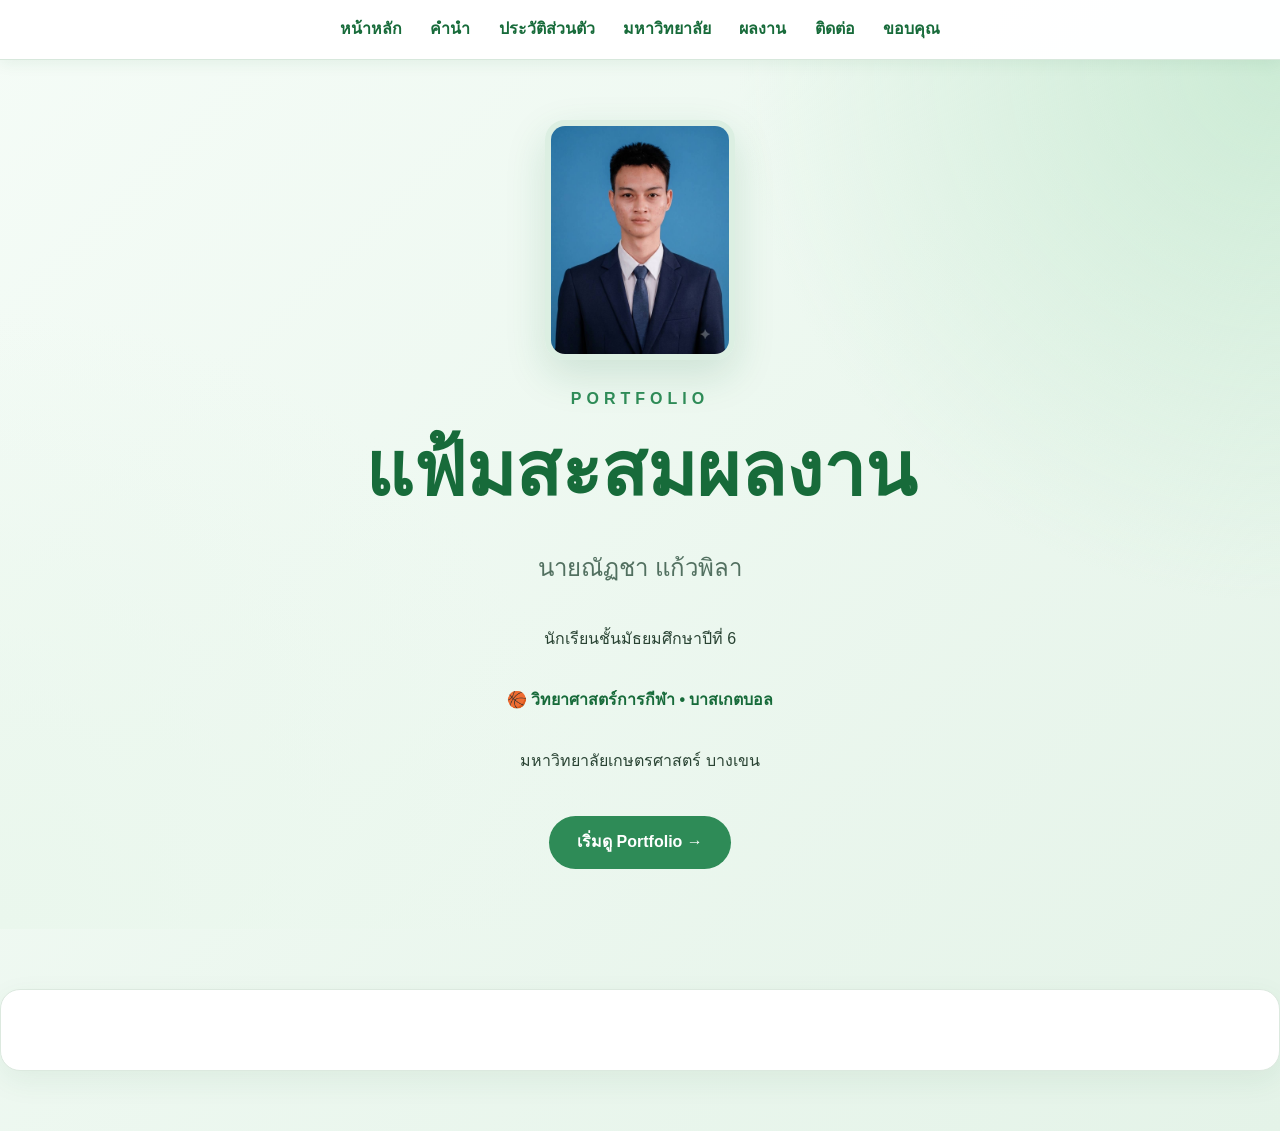
<file: index.html>
<!DOCTYPE html>
<html lang="th">
<head>
<meta charset="UTF-8">
<meta name="viewport" content="width=device-width, initial-scale=1.0">
<title>หน้าหลัก | นายณัฏชา แก้วพิลา</title>

<style>
*{box-sizing:border-box;scroll-behavior:smooth}

body{
margin:0;
font-family:Arial,"Tahoma",sans-serif;
background:linear-gradient(135deg,#f5fcf7,#e4f3e8);
color:#294333;
line-height:1.8
}

nav{
position:sticky;
top:0;
z-index:1000;
background:rgba(255,255,255,.95);
border-bottom:1px solid #d7e8dc;
box-shadow:0 3px 15px rgba(30,100,55,.08);
padding:15px;
text-align:center
}

nav a{
color:#176b3a;
text-decoration:none;
font-weight:bold;
margin:0 12px;
transition:.3s
}

nav a:hover{color:#d2a647}

.container{
width:min(1000px,92%);
margin:auto
}

.hero{
min-height:85vh;
display:flex;
flex-direction:column;
justify-content:center;
align-items:center;
text-align:center;
padding:60px 20px;
background:
radial-gradient(circle at top right,#ccebd5,transparent 35%),
radial-gradient(circle at bottom left,#eaf7ed,transparent 40%)
}

.hero img{
width:190px;
height:240px;
object-fit:cover;
border-radius:20px;
border:6px solid #dcefe2;
box-shadow:0 15px 40px rgba(23,107,58,.15);
margin-bottom:25px
}

.small{
letter-spacing:5px;
color:#2e8b57;
font-weight:bold
}

h1{
font-size:clamp(40px,8vw,75px);
color:#176b3a;
line-height:1.1;
margin:15px 0
}

h2{
color:#527060;
font-weight:500
}

.interest{
color:#176b3a;
font-weight:bold
}

.btn{
display:inline-block;
margin-top:25px;
padding:12px 28px;
border-radius:30px;
background:#2e8b57;
color:white;
text-decoration:none;
font-weight:bold;
transition:.3s
}

.btn:hover{
background:#176b3a;
transform:translateY(-3px)
}

.intro{
background:white;
padding:40px;
border-radius:20px;
margin:60px 0;
box-shadow:0 10px 30px rgba(30,100,55,.07);
border:1px solid #dce9df;
text-align:center
}

footer{
text-align:center;
background:#176b3a;
color:white;
padding:25px;
border-top:4px solid #d6a84f
}

@media(max-width:700px){
nav{overflow-x:auto;white-space:nowrap;text-align:left}
nav a{font-size:13px;margin:0 6px}
}
</style>
</head>

<body>

<nav>
<a href="index.html">หน้าหลัก</a>
<a href="preface.html">คำนำ</a>
<a href="profile.html">ประวัติส่วนตัว</a>
<a href="university.html">มหาวิทยาลัย</a>
<a href="works.html">ผลงาน</a>
<a href="contact.html">ติดต่อ</a>
<a href="thanks.html">ขอบคุณ</a>
</nav>

<header class="hero">

<img src="147769.jpg" alt="นายณัฏชา แก้วพิลา">

<div class="small">PORTFOLIO</div>

<h1>แฟ้มสะสมผลงาน</h1>

<h2>นายณัฏชา แก้วพิลา</h2>

<p>นักเรียนชั้นมัธยมศึกษาปีที่ 6</p>

<p class="interest">
🏀 วิทยาศาสตร์การกีฬา • บาสเกตบอล
</p>

<p>มหาวิทยาลัยเกษตรศาสตร์ บางเขน</p>

<a href="preface.html" class="btn">
เริ่มดู Portfolio →
</a>

</header>



<div class="intro">
</file>
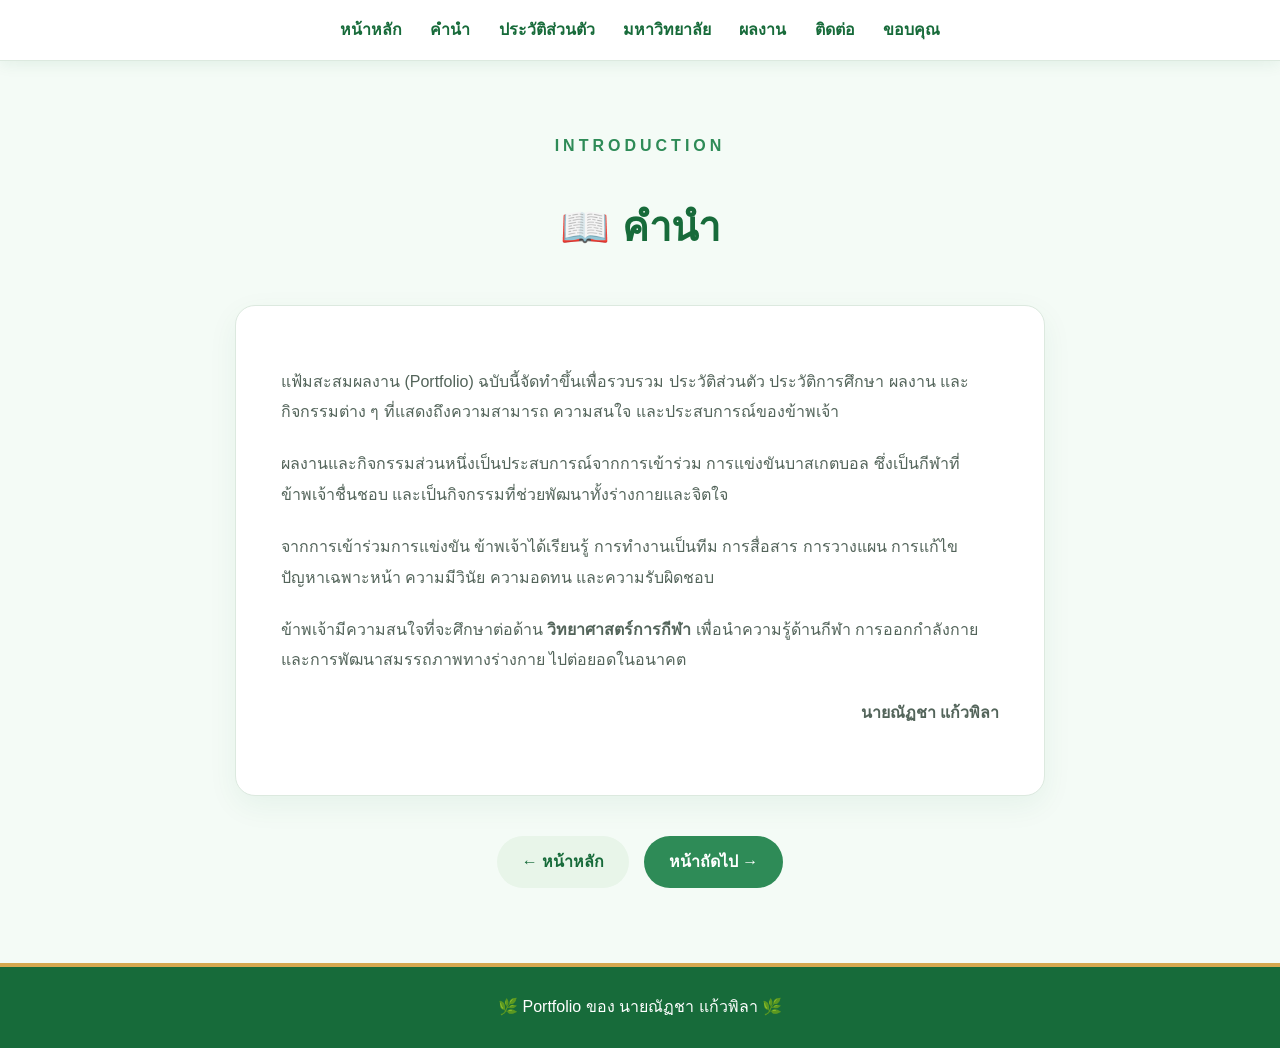
<file: preface.html>
<!DOCTYPE html>
<html lang="th">
<head>
<meta charset="UTF-8">
<meta name="viewport" content="width=device-width, initial-scale=1.0">
<title>คำนำ | นายณัฏชา แก้วพิลา</title>

<style>
*{box-sizing:border-box}
body{margin:0;font-family:Arial,"Tahoma",sans-serif;background:#f4fbf6;color:#304638;line-height:1.9}
nav{background:white;padding:15px;text-align:center;position:sticky;top:0;z-index:10;box-shadow:0 3px 15px #176b3a15;border-bottom:1px solid #dce9df}
nav a{color:#176b3a;text-decoration:none;font-weight:bold;margin:0 12px}
.container{max-width:850px;margin:auto;padding:70px 20px}
.title{text-align:center;margin-bottom:40px}
.title span{color:#2e8b57;letter-spacing:4px;font-weight:bold}
.title h1{color:#176b3a;font-size:40px}
.card{background:white;padding:45px;border-radius:20px;border:1px solid #dce9df;box-shadow:0 10px 30px #176b3a10}
.card p{color:#53645a;margin-bottom:22px}
.sign{text-align:right;color:#176b3a;font-weight:bold}
.buttons{text-align:center;margin-top:35px}
.btn{display:inline-block;padding:11px 25px;border-radius:30px;text-decoration:none;margin:5px;background:#2e8b57;color:white;font-weight:bold}
.btn.back{background:#e8f5e9;color:#176b3a}
footer{text-align:center;background:#176b3a;color:white;padding:25px;border-top:4px solid #d6a84f}
@media(max-width:700px){nav{overflow-x:auto;white-space:nowrap;text-align:left}nav a{font-size:13px;margin:0 6px}.card{padding:25px}}
</style>
</head>

<body>

<nav>
<a href="index.html">หน้าหลัก</a>
<a href="preface.html">คำนำ</a>
<a href="profile.html">ประวัติส่วนตัว</a>
<a href="university.html">มหาวิทยาลัย</a>
<a href="works.html">ผลงาน</a>
<a href="contact.html">ติดต่อ</a>
<a href="thanks.html">ขอบคุณ</a>
</nav>

<div class="container">

<div class="title">
<span>INTRODUCTION</span>
<h1>📖 คำนำ</h1>
</div>

<div class="card">

<p>
แฟ้มสะสมผลงาน (Portfolio) ฉบับนี้จัดทำขึ้นเพื่อรวบรวม
ประวัติส่วนตัว ประวัติการศึกษา ผลงาน และกิจกรรมต่าง ๆ
ที่แสดงถึงความสามารถ ความสนใจ และประสบการณ์ของข้าพเจ้า
</p>

<p>
ผลงานและกิจกรรมส่วนหนึ่งเป็นประสบการณ์จากการเข้าร่วม
การแข่งขันบาสเกตบอล ซึ่งเป็นกีฬาที่ข้าพเจ้าชื่นชอบ
และเป็นกิจกรรมที่ช่วยพัฒนาทั้งร่างกายและจิตใจ
</p>

<p>
จากการเข้าร่วมการแข่งขัน ข้าพเจ้าได้เรียนรู้
การทำงานเป็นทีม การสื่อสาร การวางแผน
การแก้ไขปัญหาเฉพาะหน้า ความมีวินัย
ความอดทน และความรับผิดชอบ
</p>

<p>
ข้าพเจ้ามีความสนใจที่จะศึกษาต่อด้าน
<strong>วิทยาศาสตร์การกีฬา</strong>
เพื่อนำความรู้ด้านกีฬา การออกกำลังกาย
และการพัฒนาสมรรถภาพทางร่างกาย
ไปต่อยอดในอนาคต
</p>

<p class="sign">นายณัฏชา แก้วพิลา</p>

</div>

<div class="buttons">
<a class="btn back" href="index.html">← หน้าหลัก</a>
<a class="btn" href="profile.html">หน้าถัดไป →</a>
</div>

</div>

<footer>🌿 Portfolio ของ นายณัฏชา แก้วพิลา 🌿</footer>

</body>
</html>
</file>
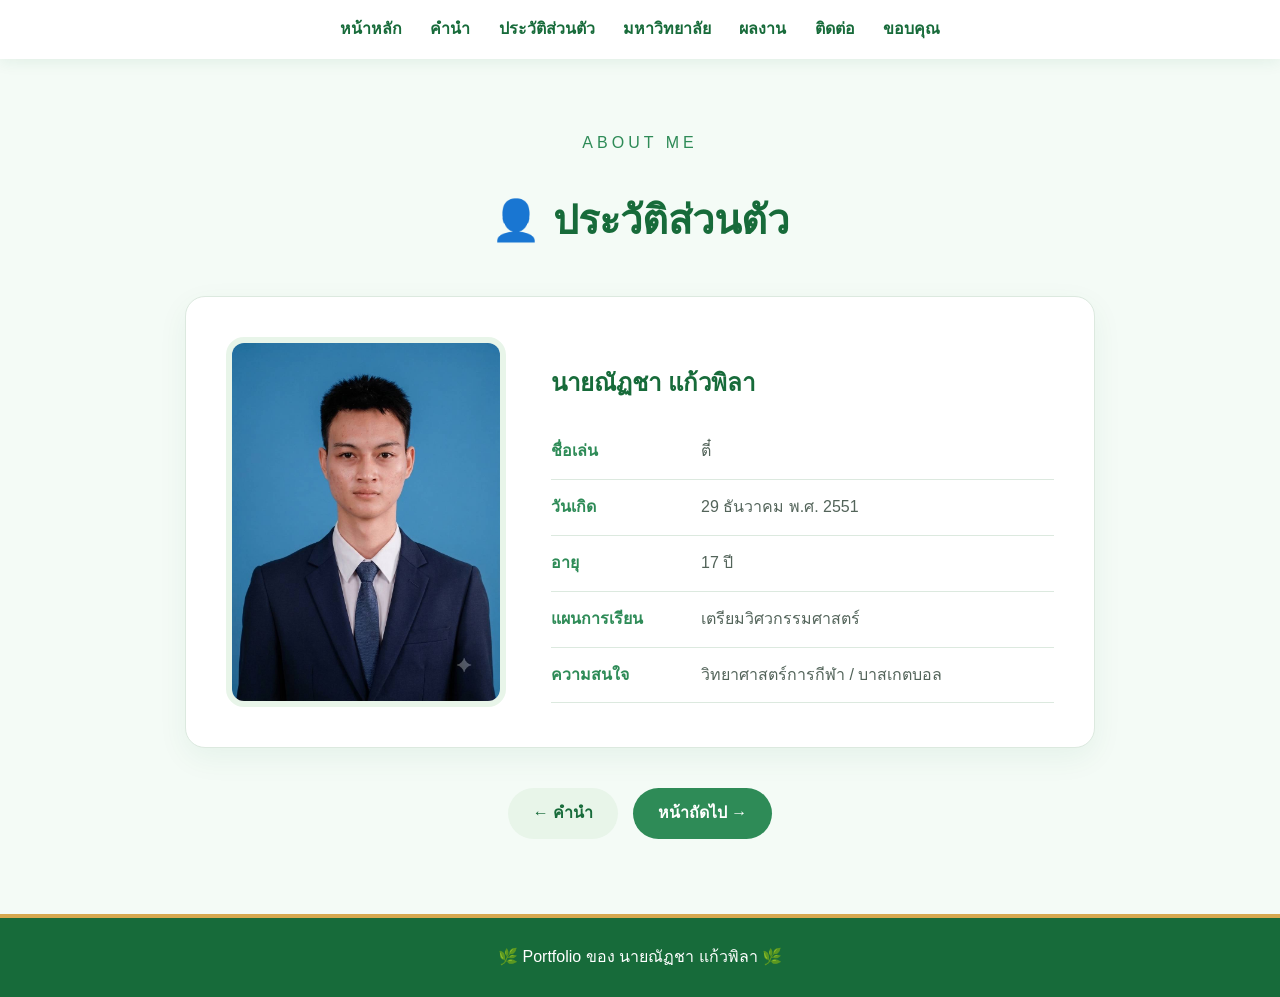
<file: profile.html>
<!DOCTYPE html>
<html lang="th">
<head>
<meta charset="UTF-8">
<meta name="viewport" content="width=device-width,initial-scale=1.0">
<title>ประวัติส่วนตัว | นายณัฏชา แก้วพิลา</title>

<style>
*{box-sizing:border-box}
body{margin:0;font-family:Arial,"Tahoma",sans-serif;background:#f4fbf6;color:#304638;line-height:1.8}
nav{background:white;padding:15px;text-align:center;position:sticky;top:0;z-index:10;box-shadow:0 3px 15px #176b3a15}
nav a{color:#176b3a;text-decoration:none;font-weight:bold;margin:0 12px}
.container{max-width:950px;margin:auto;padding:70px 20px}
.title{text-align:center;margin-bottom:40px}
.title span{color:#2e8b57;letter-spacing:4px}
.title h1{color:#176b3a;font-size:40px}
.card{background:white;padding:40px;border-radius:20px;border:1px solid #dce9df;box-shadow:0 10px 30px #176b3a10}
.grid{display:grid;grid-template-columns:280px 1fr;gap:45px;align-items:center}
.profile{width:100%;height:370px;object-fit:cover;border-radius:18px;border:6px solid #e8f5e9}
h2{color:#176b3a}
.row{display:flex;border-bottom:1px solid #dce9df;padding:13px 0}
.row strong{width:150px;color:#2e8b57}
.row span{color:#53645a}
.buttons{text-align:center;margin-top:35px}
.btn{display:inline-block;padding:11px 25px;border-radius:30px;text-decoration:none;margin:5px;background:#2e8b57;color:white;font-weight:bold}
.back{background:#e8f5e9;color:#176b3a!important}
footer{text-align:center;background:#176b3a;color:white;padding:25px;border-top:4px solid #d6a84f}
@media(max-width:700px){nav{overflow-x:auto;white-space:nowrap;text-align:left}nav a{font-size:13px;margin:0 6px}.grid{grid-template-columns:1fr}.profile{width:230px;margin:auto}}
</style>
</head>

<body>

<nav>
<a href="index.html">หน้าหลัก</a>
<a href="preface.html">คำนำ</a>
<a href="profile.html">ประวัติส่วนตัว</a>
<a href="university.html">มหาวิทยาลัย</a>
<a href="works.html">ผลงาน</a>
<a href="contact.html">ติดต่อ</a>
<a href="thanks.html">ขอบคุณ</a>
</nav>

<div class="container">

<div class="title">
<span>ABOUT ME</span>
<h1>👤 ประวัติส่วนตัว</h1>
</div>

<div class="card">

<div class="grid">

<img src="147769.jpg" class="profile" alt="นายณัฏชา แก้วพิลา">

<div>

<h2>นายณัฏชา แก้วพิลา</h2>

<div class="row">
<strong>ชื่อเล่น</strong>
<span>ตี๋</span>
</div>

<div class="row">
<strong>วันเกิด</strong>
<span>29 ธันวาคม พ.ศ. 2551</span>
</div>

<div class="row">
<strong>อายุ</strong>
<span>17 ปี</span>
</div>

<div class="row">
<strong>แผนการเรียน</strong>
<span>เตรียมวิศวกรรมศาสตร์</span>
</div>

<div class="row">
<strong>ความสนใจ</strong>
<span>วิทยาศาสตร์การกีฬา / บาสเกตบอล</span>
</div>

</div>

</div>

</div>

<div class="buttons">
<a class="btn back" href="preface.html">← คำนำ</a>
<a class="btn" href="university.html">หน้าถัดไป →</a>
</div>

</div>

<footer>🌿 Portfolio ของ นายณัฏชา แก้วพิลา 🌿</footer>

</body>
</html>
</file>
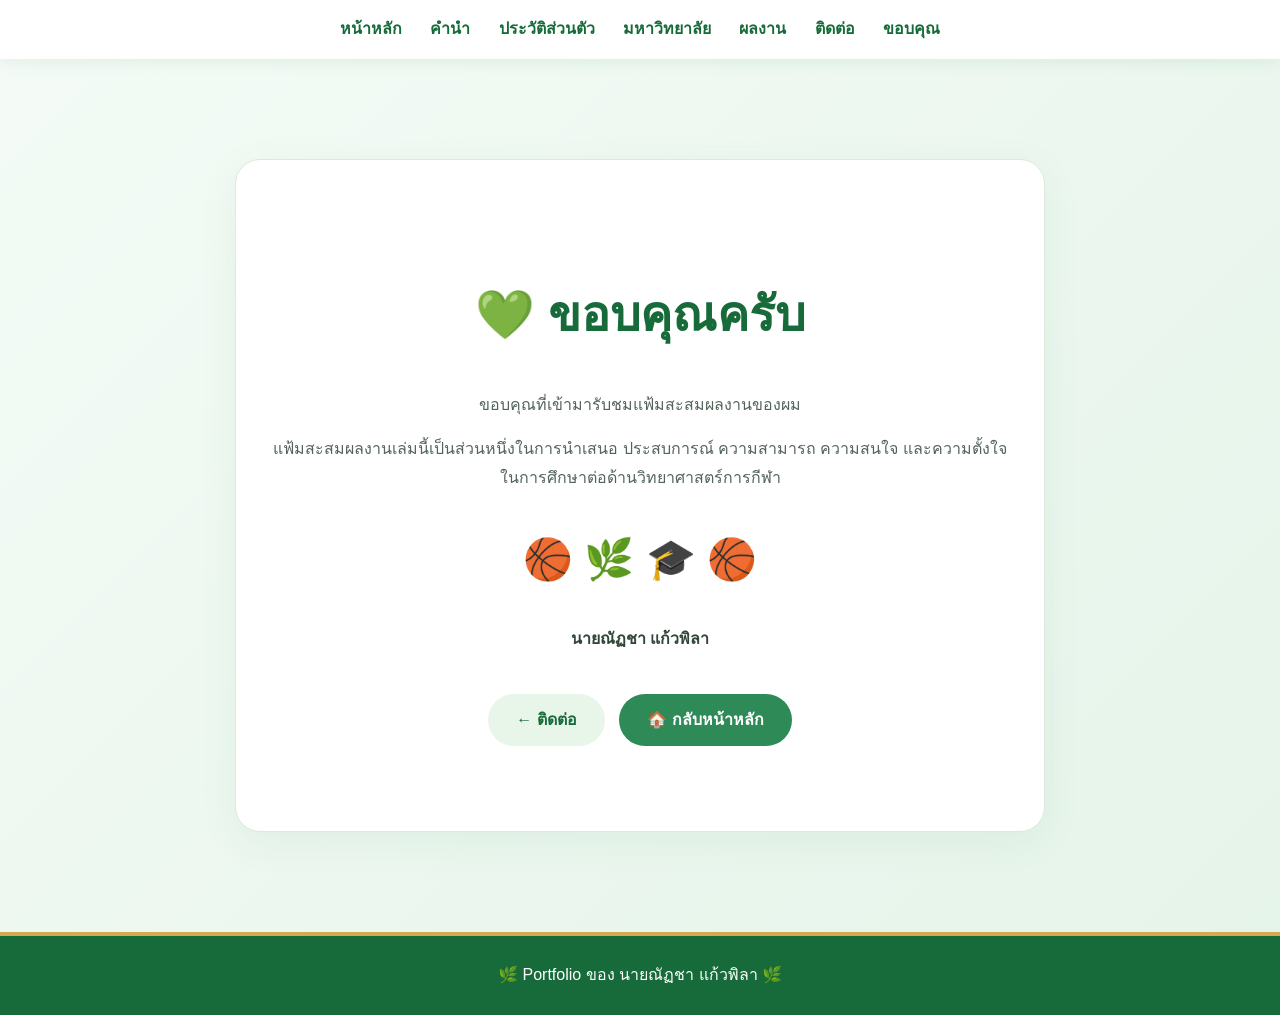
<file: thanks.html>
<!DOCTYPE html>
<html lang="th">
<head>
<meta charset="UTF-8">
<meta name="viewport" content="width=device-width,initial-scale=1.0">
<title>ขอบคุณ | นายณัฏชา แก้วพิลา</title>

<style>
*{box-sizing:border-box}
body{margin:0;font-family:Arial,"Tahoma",sans-serif;background:linear-gradient(135deg,#f4fbf6,#e5f4e9);color:#304638;line-height:1.8}
nav{background:white;padding:15px;text-align:center;position:sticky;top:0;z-index:10;box-shadow:0 3px 15px #176b3a15}
nav a{color:#176b3a;text-decoration:none;font-weight:bold;margin:0 12px}
.container{max-width:850px;margin:auto;padding:100px 20px}
.card{background:white;text-align:center;padding:80px 35px;border-radius:25px;border:1px solid #dce9df;box-shadow:0 10px 40px #176b3a10}
h1{color:#176b3a;font-size:48px}
p{color:#53645a}
.big{font-size:40px;margin:30px}
.buttons{margin-top:35px}
.btn{display:inline-block;padding:12px 28px;border-radius:30px;text-decoration:none;margin:5px;background:#2e8b57;color:white;font-weight:bold}
.btn.back{background:#e8f5e9;color:#176b3a}
footer{text-align:center;background:#176b3a;color:white;padding:25px;border-top:4px solid #d6a84f}
@media(max-width:700px){nav{overflow-x:auto;white-space:nowrap;text-align:left}nav a{font-size:13px;margin:0 6px}h1{font-size:38px}}
</style>
</head>

<body>

<nav>
<a href="index.html">หน้าหลัก</a>
<a href="preface.html">คำนำ</a>
<a href="profile.html">ประวัติส่วนตัว</a>
<a href="university.html">มหาวิทยาลัย</a>
<a href="works.html">ผลงาน</a>
<a href="contact.html">ติดต่อ</a>
<a href="thanks.html">ขอบคุณ</a>
</nav>

<div class="container">

<div class="card">

<h1>💚 ขอบคุณครับ</h1>

<p>
ขอบคุณที่เข้ามารับชมแฟ้มสะสมผลงานของผม
</p>

<p>
แฟ้มสะสมผลงานเล่มนี้เป็นส่วนหนึ่งในการนำเสนอ
ประสบการณ์ ความสามารถ ความสนใจ
และความตั้งใจในการศึกษาต่อด้านวิทยาศาสตร์การกีฬา
</p>

<div class="big">
🏀 🌿 🎓 🏀
</div>

<strong>
นายณัฏชา แก้วพิลา
</strong>

<div class="buttons">

<a class="btn back" href="contact.html">
← ติดต่อ
</a>

<a class="btn" href="index.html">
🏠 กลับหน้าหลัก
</a>

</div>

</div>

</div>

<footer>
🌿 Portfolio ของ นายณัฏชา แก้วพิลา 🌿
</footer>

</body>
</html>
</file>
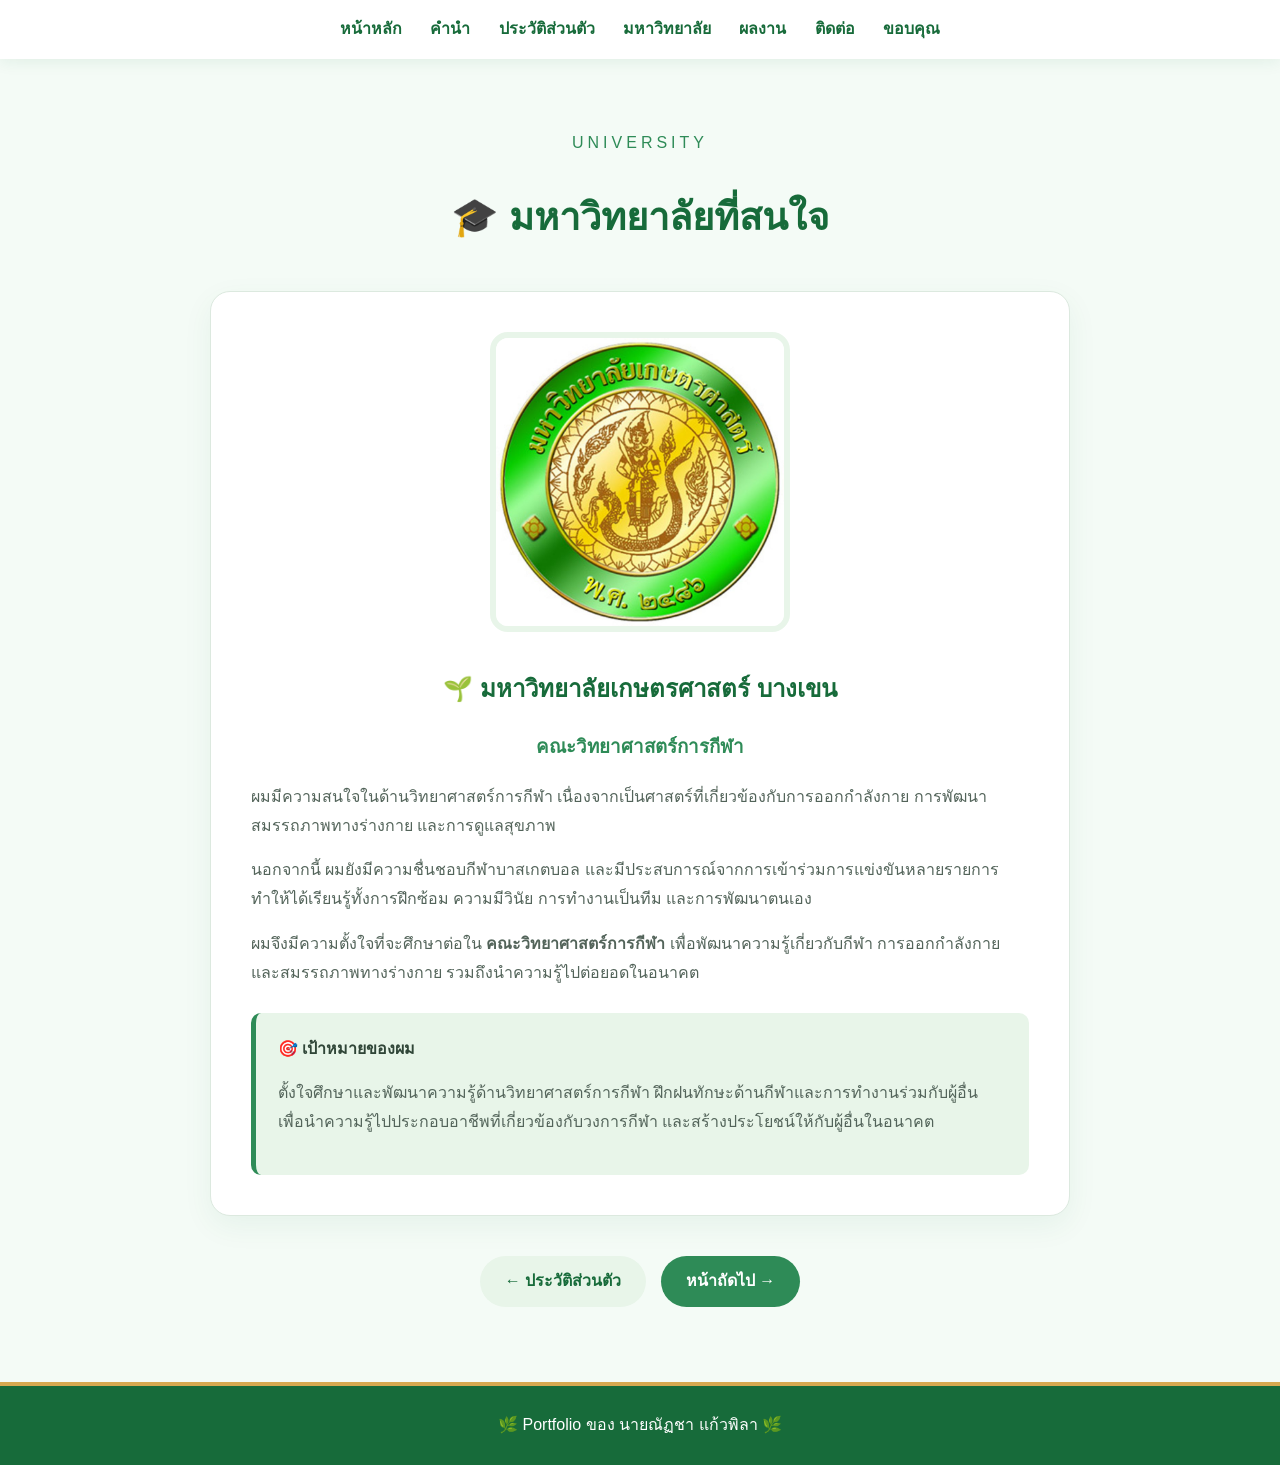
<file: university.html>
<!DOCTYPE html>
<html lang="th">
<head>
<meta charset="UTF-8">
<meta name="viewport" content="width=device-width,initial-scale=1.0">
<title>มหาวิทยาลัย | นายณัฏชา แก้วพิลา</title>

<style>
*{box-sizing:border-box}
body{margin:0;font-family:Arial,"Tahoma",sans-serif;background:#f4fbf6;color:#304638;line-height:1.8}
nav{background:white;padding:15px;text-align:center;position:sticky;top:0;z-index:10;box-shadow:0 3px 15px #176b3a15}
nav a{color:#176b3a;text-decoration:none;font-weight:bold;margin:0 12px}
.container{max-width:900px;margin:auto;padding:70px 20px}
.title{text-align:center;margin-bottom:40px}
.title span{color:#2e8b57;letter-spacing:4px}
.title h1{color:#176b3a;font-size:38px}
.card{background:white;padding:40px;border-radius:20px;border:1px solid #dce9df;box-shadow:0 10px 30px #176b3a10;text-align:center}
.uni-img{width:300px;margin:auto;border-radius:18px;border:6px solid #e8f5e9}
h2{color:#176b3a;margin-top:25px}
h3{color:#2e8b57}
p{text-align:left;color:#53645a}
.goal{text-align:left;background:#e8f5e9;padding:22px;border-left:5px solid #2e8b57;border-radius:10px;margin-top:25px}
.buttons{text-align:center;margin-top:35px}
.btn{display:inline-block;padding:11px 25px;border-radius:30px;text-decoration:none;margin:5px;background:#2e8b57;color:white;font-weight:bold}
.back{background:#e8f5e9;color:#176b3a!important}
footer{text-align:center;background:#176b3a;color:white;padding:25px;border-top:4px solid #d6a84f}
@media(max-width:700px){nav{overflow-x:auto;white-space:nowrap;text-align:left}nav a{font-size:13px;margin:0 6px}.uni-img{width:230px}}
</style>
</head>

<body>

<nav>
<a href="index.html">หน้าหลัก</a>
<a href="preface.html">คำนำ</a>
<a href="profile.html">ประวัติส่วนตัว</a>
<a href="university.html">มหาวิทยาลัย</a>
<a href="works.html">ผลงาน</a>
<a href="contact.html">ติดต่อ</a>
<a href="thanks.html">ขอบคุณ</a>
</nav>

<div class="container">

<div class="title">
<span>UNIVERSITY</span>
<h1>🎓 มหาวิทยาลัยที่สนใจ</h1>
</div>

<div class="card">

<img src="2009010303102.jpg" class="uni-img" alt="มหาวิทยาลัยเกษตรศาสตร์">

<h2>🌱 มหาวิทยาลัยเกษตรศาสตร์ บางเขน</h2>

<h3>คณะวิทยาศาสตร์การกีฬา</h3>

<p>
ผมมีความสนใจในด้านวิทยาศาสตร์การกีฬา
เนื่องจากเป็นศาสตร์ที่เกี่ยวข้องกับการออกกำลังกาย
การพัฒนาสมรรถภาพทางร่างกาย และการดูแลสุขภาพ
</p>

<p>
นอกจากนี้ ผมยังมีความชื่นชอบกีฬาบาสเกตบอล
และมีประสบการณ์จากการเข้าร่วมการแข่งขันหลายรายการ
ทำให้ได้เรียนรู้ทั้งการฝึกซ้อม ความมีวินัย
การทำงานเป็นทีม และการพัฒนาตนเอง
</p>

<p>
ผมจึงมีความตั้งใจที่จะศึกษาต่อใน
<strong>คณะวิทยาศาสตร์การกีฬา</strong>
เพื่อพัฒนาความรู้เกี่ยวกับกีฬา
การออกกำลังกาย และสมรรถภาพทางร่างกาย
รวมถึงนำความรู้ไปต่อยอดในอนาคต
</p>

<div class="goal">
<strong>🎯 เป้าหมายของผม</strong>

<p>
ตั้งใจศึกษาและพัฒนาความรู้ด้านวิทยาศาสตร์การกีฬา
ฝึกฝนทักษะด้านกีฬาและการทำงานร่วมกับผู้อื่น
เพื่อนำความรู้ไปประกอบอาชีพที่เกี่ยวข้องกับวงการกีฬา
และสร้างประโยชน์ให้กับผู้อื่นในอนาคต
</p>
</div>

</div>

<div class="buttons">
<a class="btn back" href="profile.html">← ประวัติส่วนตัว</a>
<a class="btn" href="works.html">หน้าถัดไป →</a>
</div>

</div>

<footer>🌿 Portfolio ของ นายณัฏชา แก้วพิลา 🌿</footer>

</body>
</html>
</file>
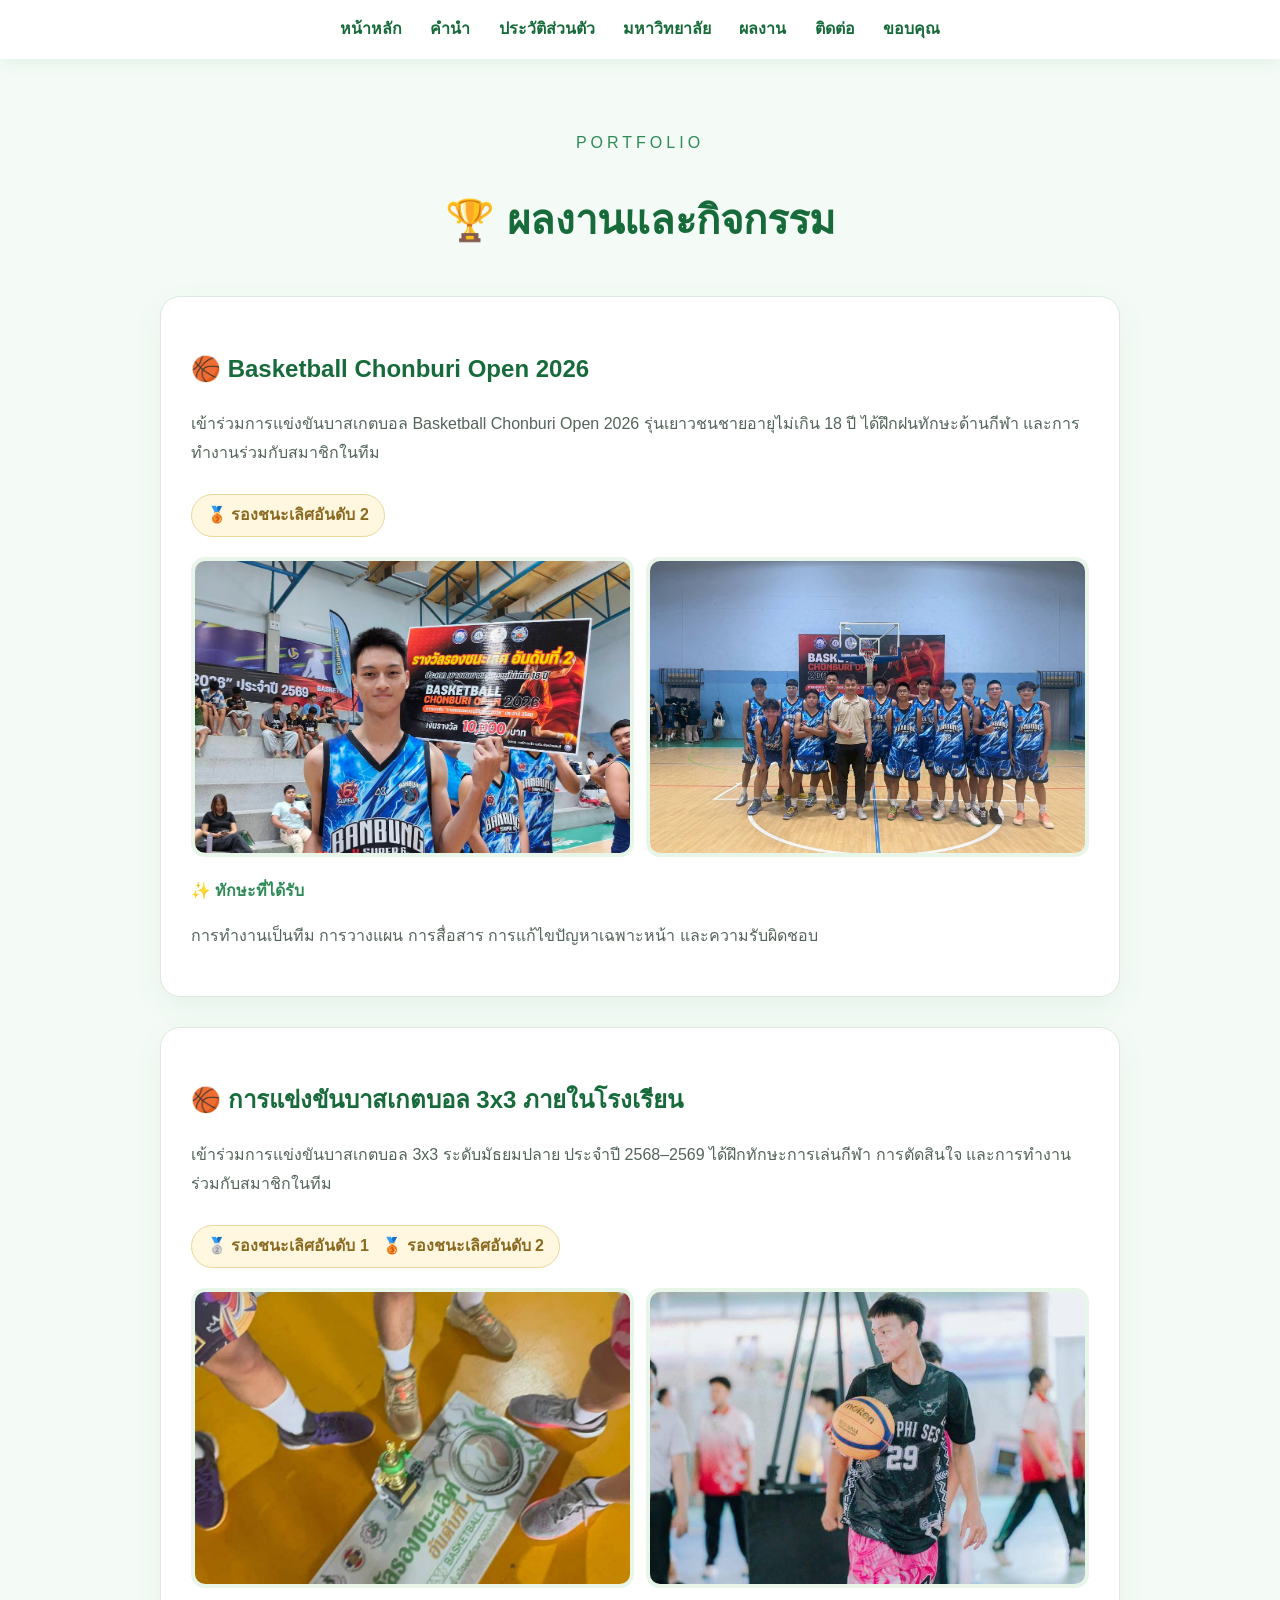
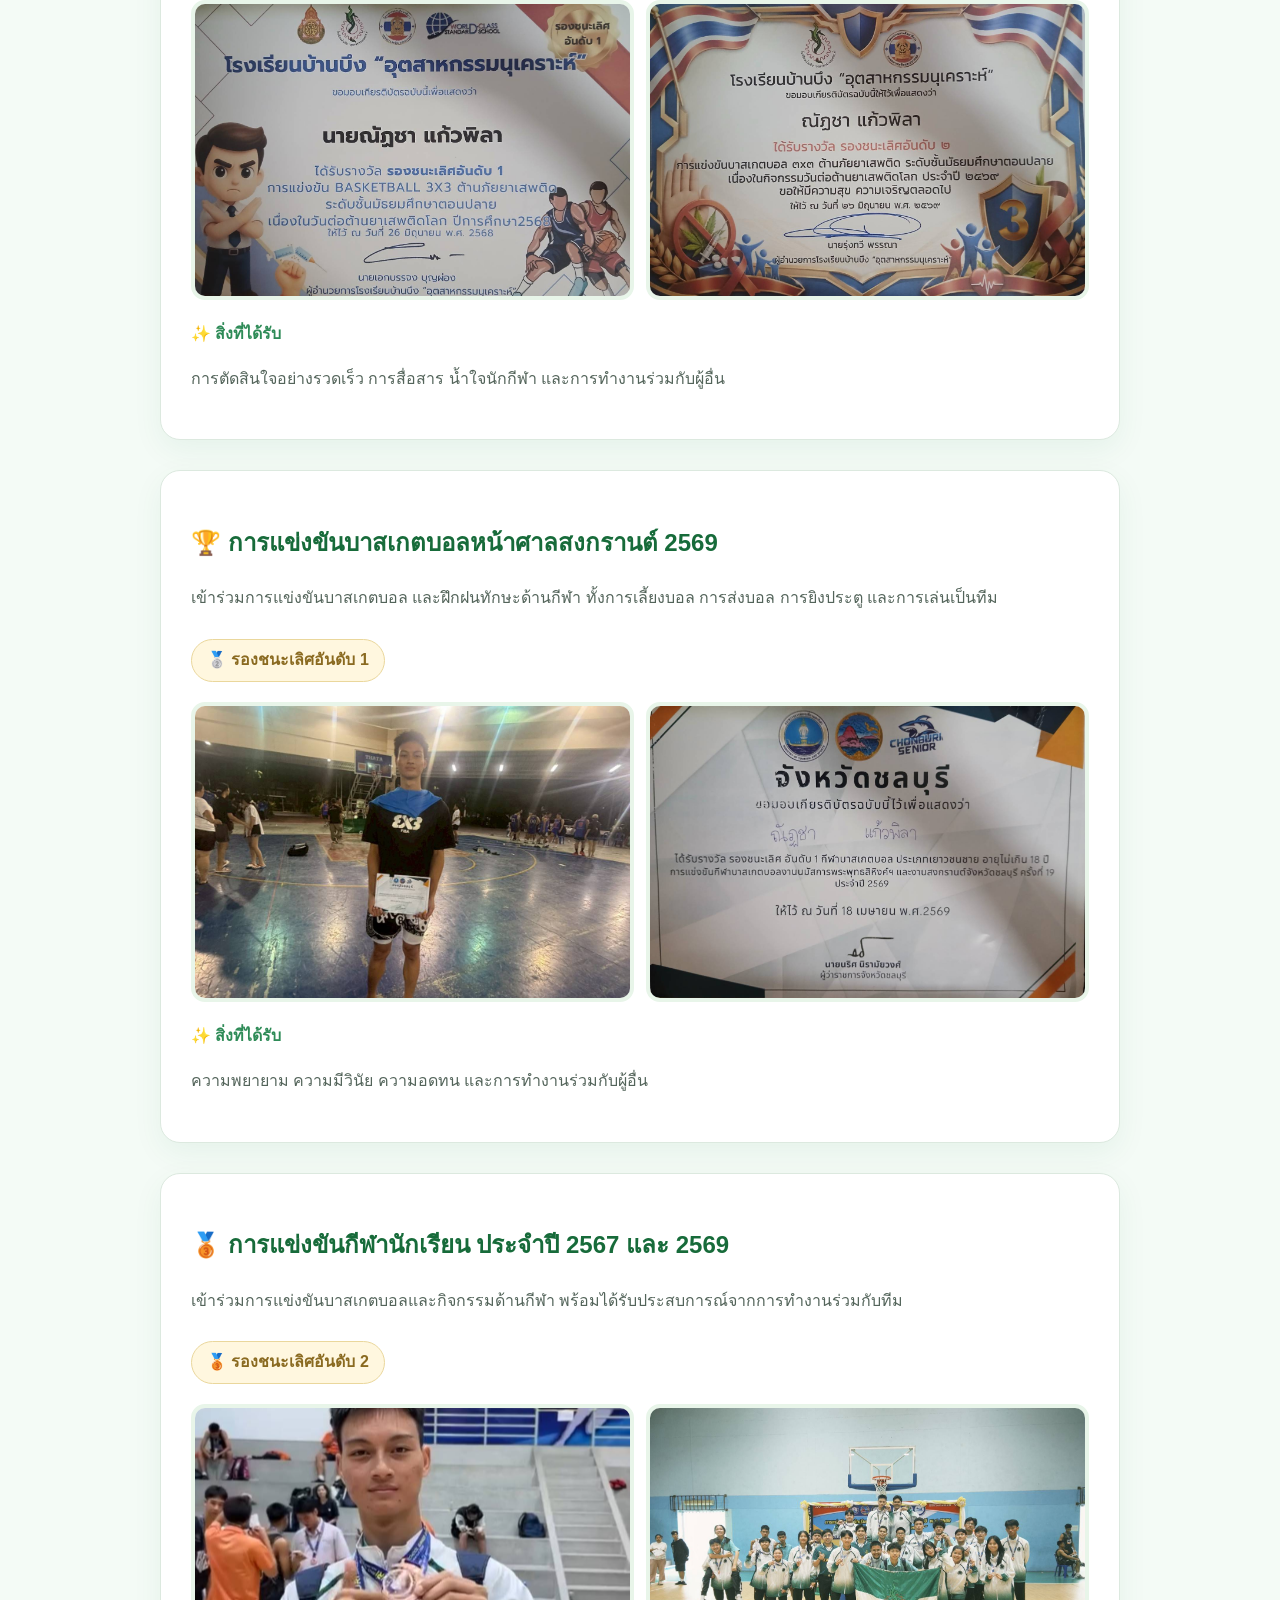
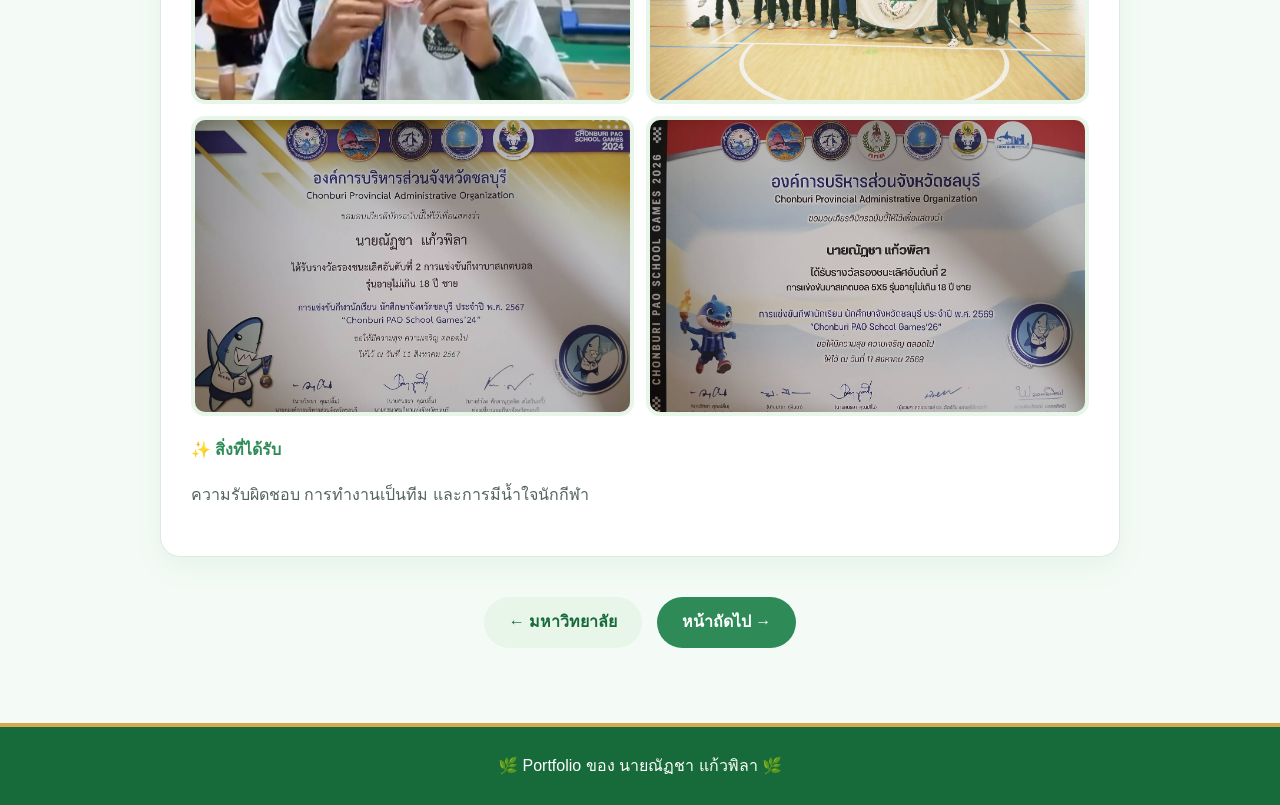
<file: works.html>
<!DOCTYPE html>
<html lang="th">
<head>
<meta charset="UTF-8">
<meta name="viewport" content="width=device-width,initial-scale=1.0">
<title>ผลงาน | นายณัฏชา แก้วพิลา</title>

<style>
*{box-sizing:border-box}
body{margin:0;font-family:Arial,"Tahoma",sans-serif;background:#f4fbf6;color:#304638;line-height:1.8}
nav{background:white;padding:15px;text-align:center;position:sticky;top:0;z-index:10;box-shadow:0 3px 15px #176b3a15}
nav a{color:#176b3a;text-decoration:none;font-weight:bold;margin:0 12px}
.container{max-width:1000px;margin:auto;padding:70px 20px}
.title{text-align:center;margin-bottom:40px}
.title span{color:#2e8b57;letter-spacing:4px}
.title h1{color:#176b3a;font-size:40px}
.work{background:white;padding:30px;margin-bottom:30px;border-radius:20px;border:1px solid #dce9df;box-shadow:0 10px 30px #176b3a10}
.work h2{color:#176b3a}
.work p{color:#53645a}
.award{display:inline-block;background:#fff7df;border:1px solid #ead79c;color:#8a6a20;padding:6px 15px;border-radius:30px;font-weight:bold;margin:10px 0 20px}
.images{display:grid;grid-template-columns:repeat(2,1fr);gap:12px}
.images img{width:100%;height:300px;object-fit:cover;border-radius:14px;border:4px solid #e8f5e9}
.skill{color:#2e8b57;font-weight:bold;margin-top:20px}
.buttons{text-align:center;margin-top:35px}
.btn{display:inline-block;padding:11px 25px;border-radius:30px;text-decoration:none;margin:5px;background:#2e8b57;color:white;font-weight:bold}
.back{background:#e8f5e9;color:#176b3a!important}
footer{text-align:center;background:#176b3a;color:white;padding:25px;border-top:4px solid #d6a84f}
@media(max-width:700px){nav{overflow-x:auto;white-space:nowrap;text-align:left}nav a{font-size:13px;margin:0 6px}.images{grid-template-columns:1fr}.images img{height:250px}}
</style>
</head>

<body>

<nav>
<a href="index.html">หน้าหลัก</a>
<a href="preface.html">คำนำ</a>
<a href="profile.html">ประวัติส่วนตัว</a>
<a href="university.html">มหาวิทยาลัย</a>
<a href="works.html">ผลงาน</a>
<a href="contact.html">ติดต่อ</a>
<a href="thanks.html">ขอบคุณ</a>
</nav>

<div class="container">

<div class="title">
<span>PORTFOLIO</span>
<h1>🏆 ผลงานและกิจกรรม</h1>
</div>


<div class="work">

<h2>🏀 Basketball Chonburi Open 2026</h2>

<p>
เข้าร่วมการแข่งขันบาสเกตบอล Basketball Chonburi Open 2026
รุ่นเยาวชนชายอายุไม่เกิน 18 ปี ได้ฝึกฝนทักษะด้านกีฬา
และการทำงานร่วมกับสมาชิกในทีม
</p>

<div class="award">🥉 รองชนะเลิศอันดับ 2</div>

<div class="images">
<img src="147713_0.jpg" alt="Basketball Chonburi Open 2026">
<img src="147714_0.jpg" alt="การแข่งขันบาสเกตบอล">
</div>

<div class="skill">✨ ทักษะที่ได้รับ</div>

<p>
การทำงานเป็นทีม การวางแผน การสื่อสาร
การแก้ไขปัญหาเฉพาะหน้า และความรับผิดชอบ
</p>

</div>


<div class="work">

<h2>🏀 การแข่งขันบาสเกตบอล 3x3 ภายในโรงเรียน</h2>

<p>
เข้าร่วมการแข่งขันบาสเกตบอล 3x3
ระดับมัธยมปลาย ประจำปี 2568–2569
ได้ฝึกทักษะการเล่นกีฬา การตัดสินใจ
และการทำงานร่วมกับสมาชิกในทีม
</p>

<div class="award">
🥈 รองชนะเลิศอันดับ 1 &nbsp; 🥉 รองชนะเลิศอันดับ 2
</div>

<div class="images">
<img src="147718_0.jpg" alt="การแข่งขันบาสเกตบอล 3x3">
<img src="147717_0.jpg" alt="ทีมบาสเกตบอล">
<img src="147723_0.jpg" alt="เกียรติบัตร">
<img src="147721_0.jpg" alt="เกียรติบัตร">
</div>

<div class="skill">✨ สิ่งที่ได้รับ</div>

<p>
การตัดสินใจอย่างรวดเร็ว การสื่อสาร
น้ำใจนักกีฬา และการทำงานร่วมกับผู้อื่น
</p>

</div>


<div class="work">

<h2>🏆 การแข่งขันบาสเกตบอลหน้าศาลสงกรานต์ 2569</h2>

<p>
เข้าร่วมการแข่งขันบาสเกตบอล
และฝึกฝนทักษะด้านกีฬา ทั้งการเลี้ยงบอล
การส่งบอล การยิงประตู และการเล่นเป็นทีม
</p>

<div class="award">🥈 รองชนะเลิศอันดับ 1</div>

<div class="images">
<img src="147715_0.jpg" alt="การแข่งขันบาสเกตบอล">
<img src="147725_0.jpg" alt="กิจกรรมบาสเกตบอล">
</div>

<div class="skill">✨ สิ่งที่ได้รับ</div>

<p>
ความพยายาม ความมีวินัย ความอดทน
และการทำงานร่วมกับผู้อื่น
</p>

</div>


<div class="work">

<h2>🥉 การแข่งขันกีฬานักเรียน ประจำปี 2567 และ 2569</h2>

<p>
เข้าร่วมการแข่งขันบาสเกตบอลและกิจกรรมด้านกีฬา
พร้อมได้รับประสบการณ์จากการทำงานร่วมกับทีม
</p>

<div class="award">🥉 รองชนะเลิศอันดับ 2</div>

<div class="images">
<img src="147711_0.jpg" alt="การแข่งขัน">
<img src="147712_0.jpg" alt="ทีม">
<img src="147724_0.jpg" alt="เกียรติบัตร">
<img src="147726_0.jpg" alt="เกียรติบัตร">
</div>

<div class="skill">✨ สิ่งที่ได้รับ</div>

<p>
ความรับผิดชอบ การทำงานเป็นทีม
และการมีน้ำใจนักกีฬา
</p>

</div>


<div class="buttons">
<a class="btn back" href="university.html">← มหาวิทยาลัย</a>
<a class="btn" href="contact.html">หน้าถัดไป →</a>
</div>

</div>

<footer>🌿 Portfolio ของ นายณัฏชา แก้วพิลา 🌿</footer>

</body>
</html>
</file>
